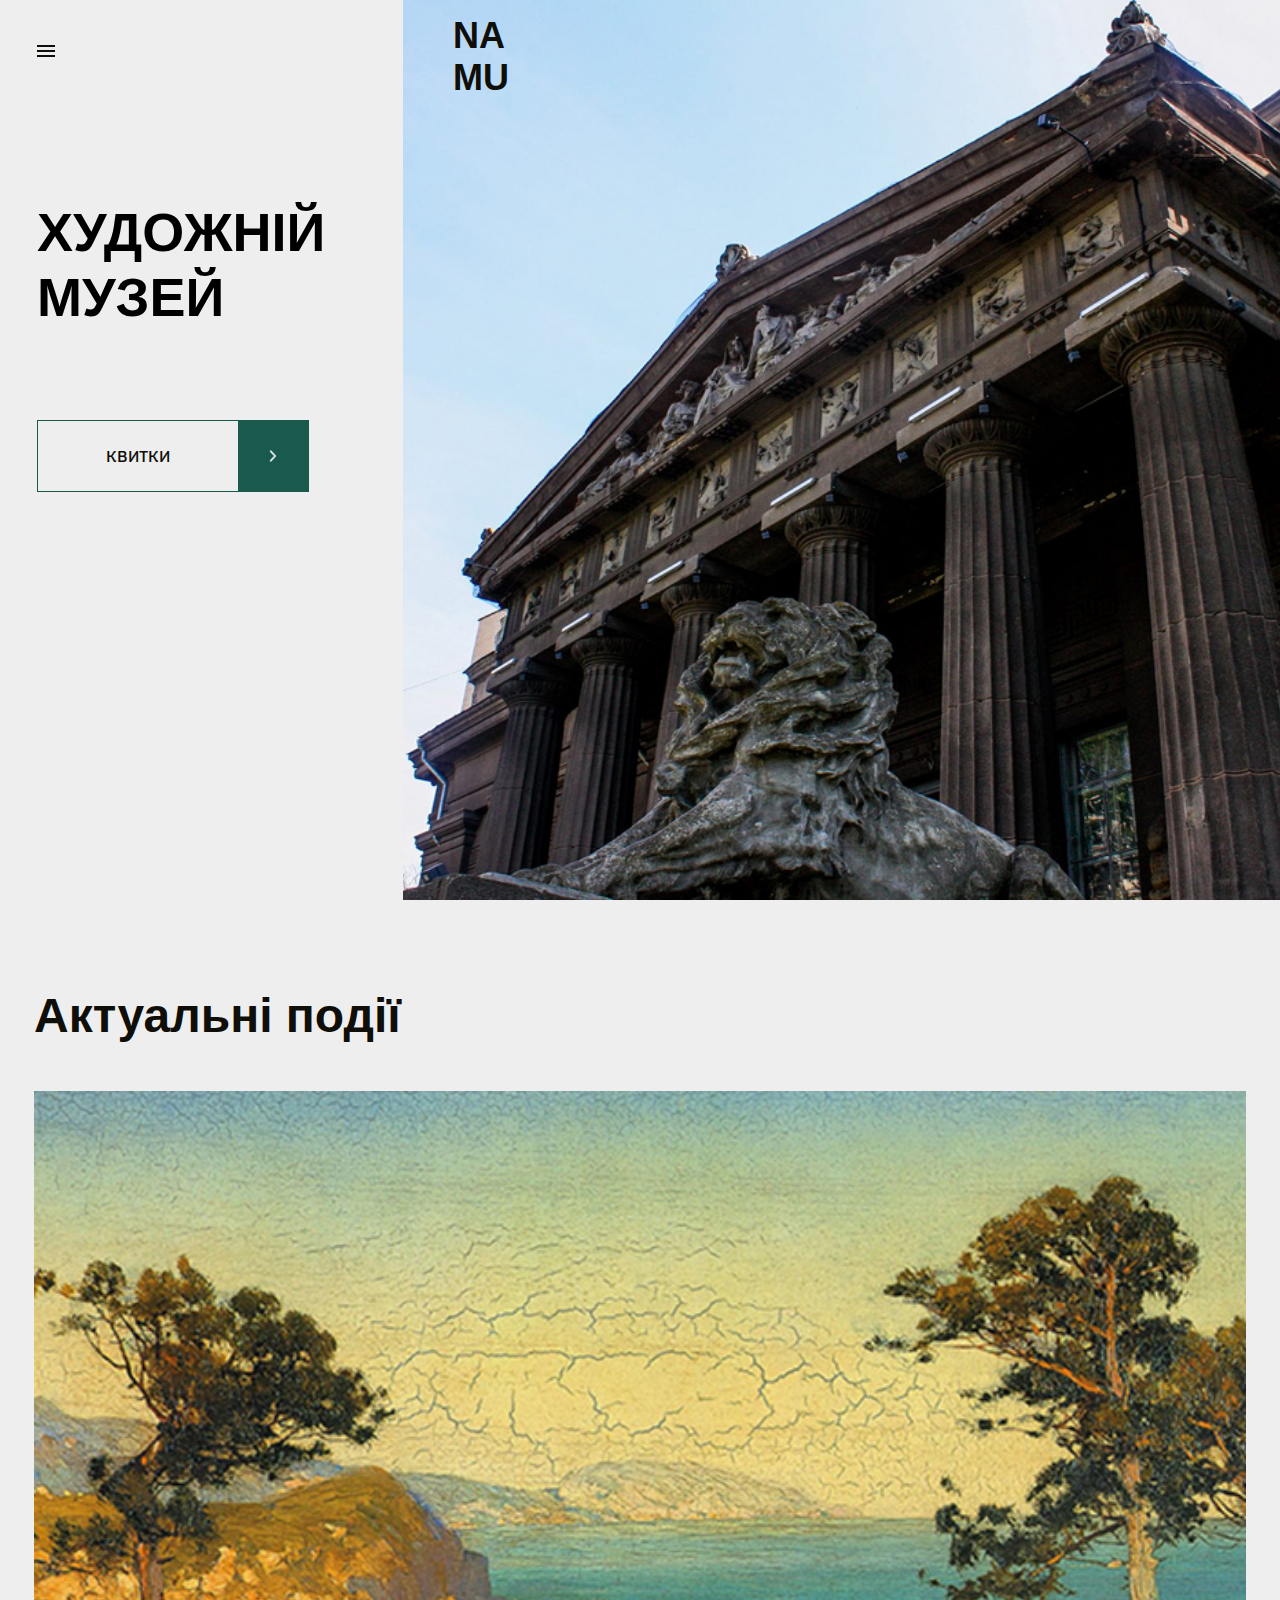
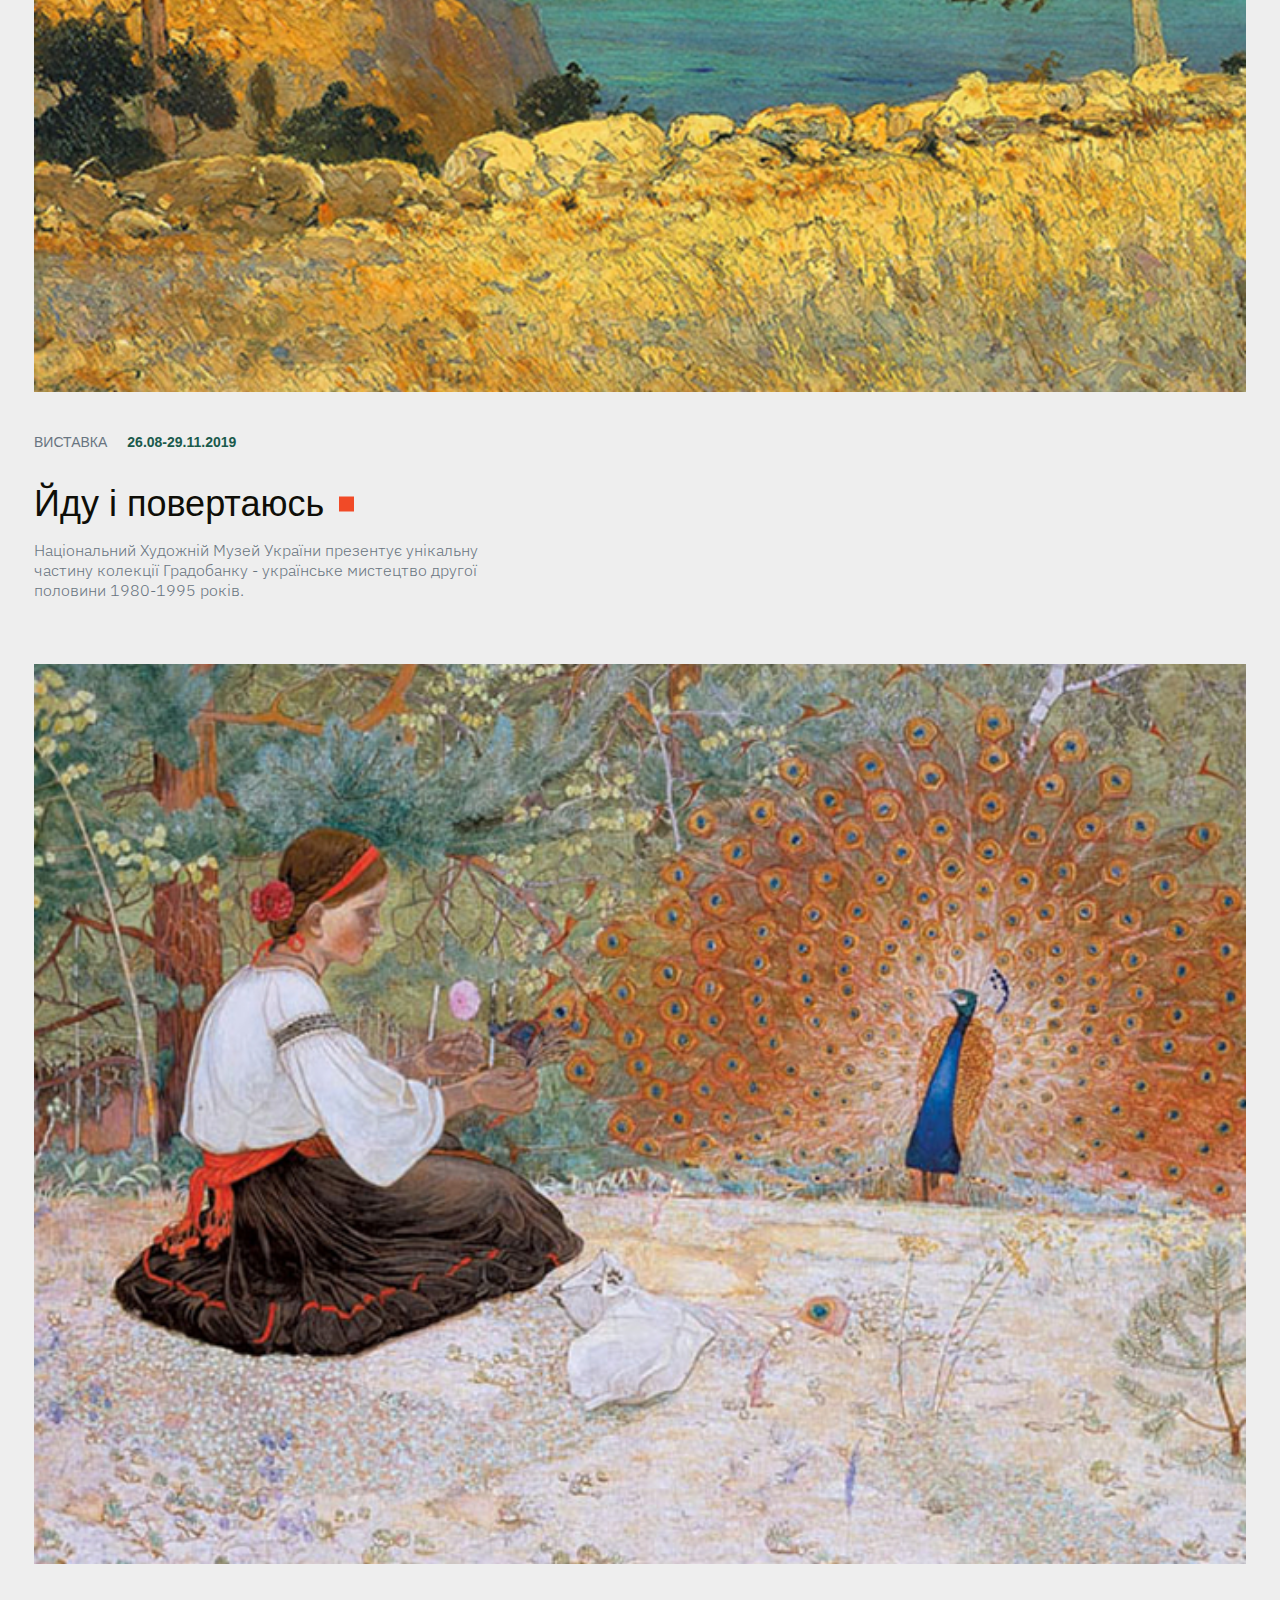
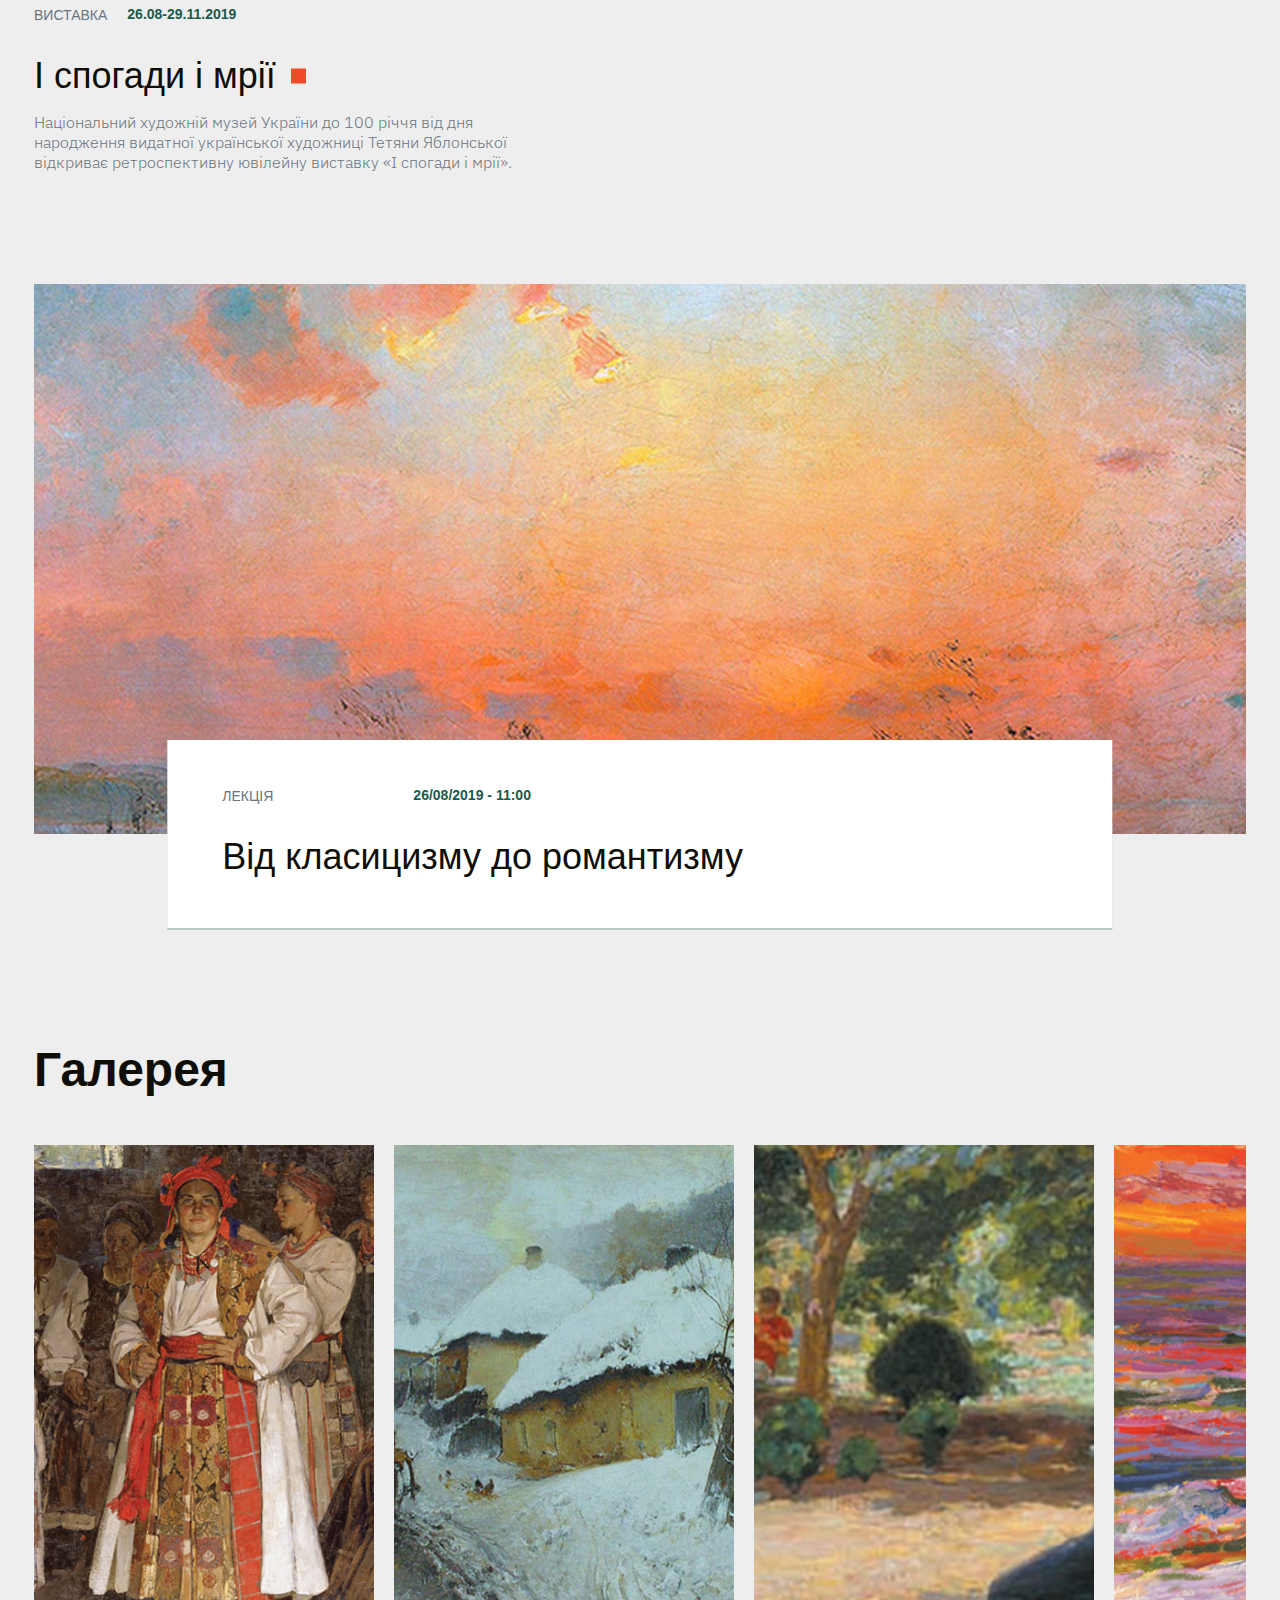
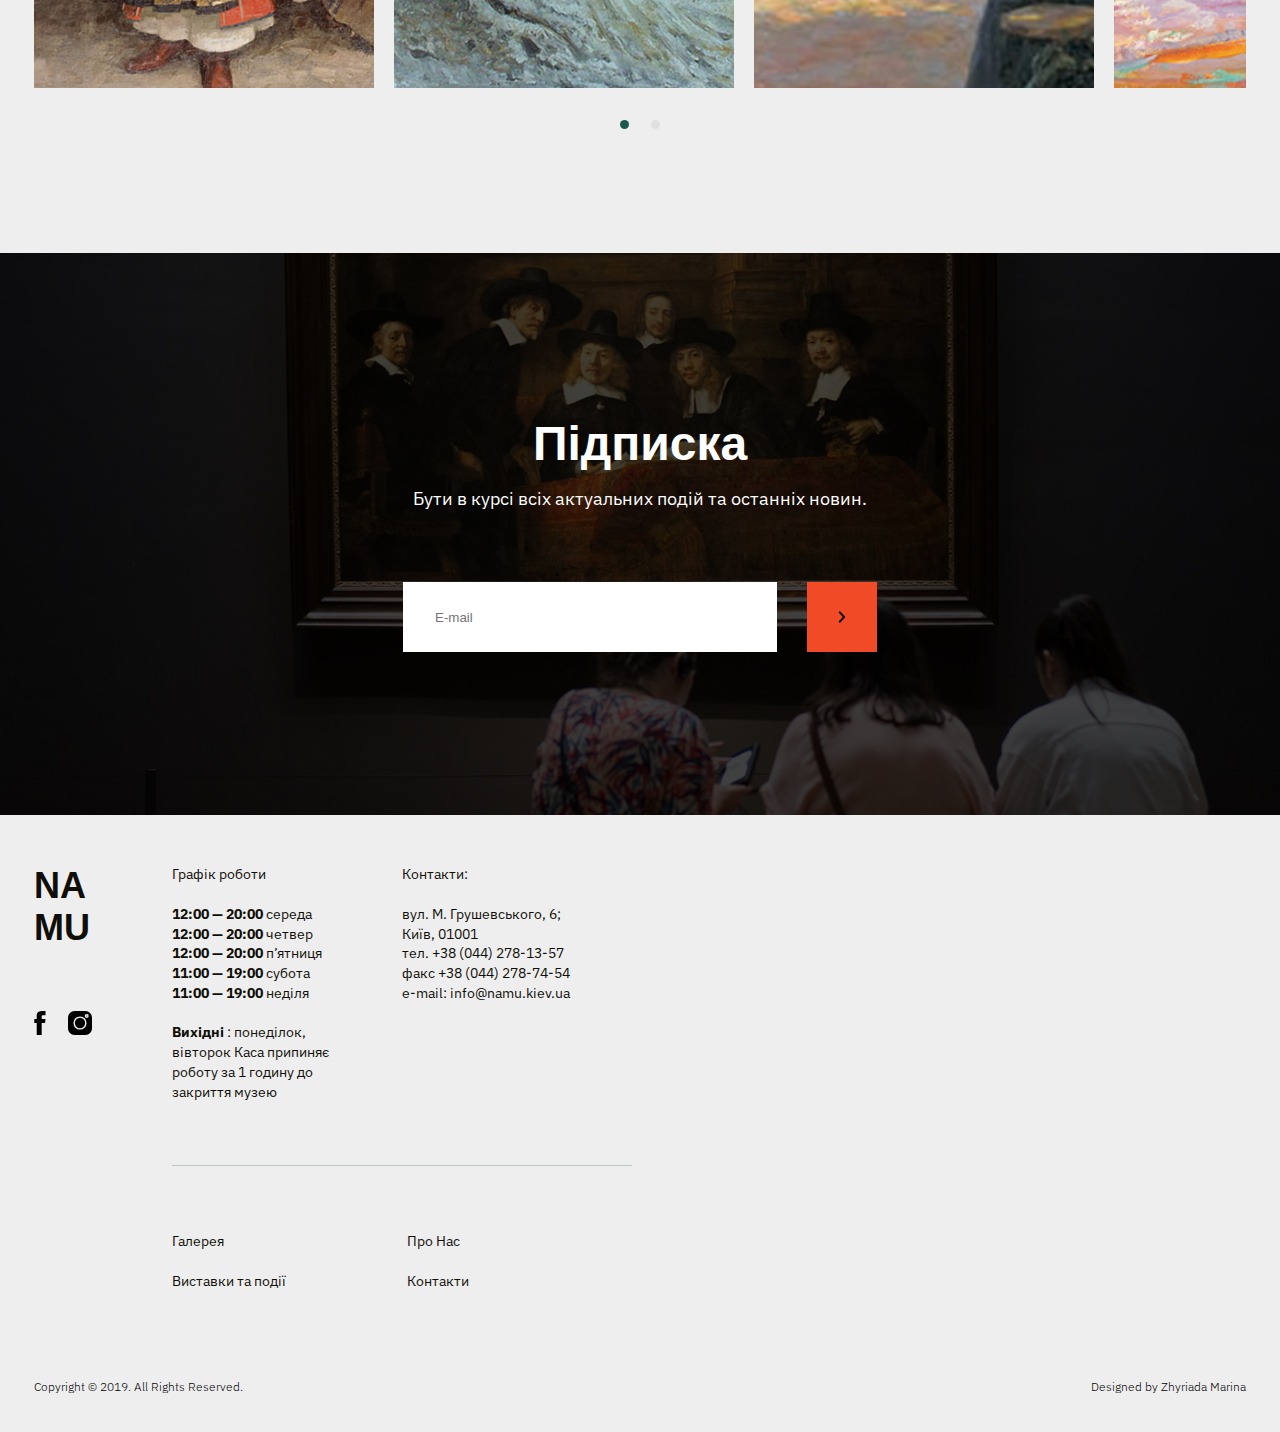
<file: index.html>
<!DOCTYPE html><html lang=en><meta charset=UTF-8><meta name=viewport content="width=device-width, initial-scale=1.0"><title>NAMU</title><link rel=stylesheet href=museum.1d465680.css><link rel=icon href=favicon.d9d7b04c.ico><body>
    <div class=overlay></div>
    <main class=main>
      <nav class=navigation>
        <div class=navigation__left>
          <div class=navigation__grid>
            <a class=navigation__link href=#gallery>
              Галерея
            </a>
            <a class=navigation__link href=#email-digest>
              Про Нас
            </a>
            <a class=navigation__link href=#actual-events>
              Виставки та події
            </a>
            <a class=navigation__link href=#contacts>
              Контакти
            </a>
          </div>
        </div>
        <div class=navigation__right>
          <p class=navigation__paragraph>Графік роботи</p>
          <div class=navigation__lists>
            <ul class=navigation__list>
              <li class=navigation__item>
                <span class=navigation__element>
                  <strong>12:00 — 20:00</strong>
                  середа
                </span>
              </li>
              <li class=navigation__item>
                <span class=navigation__element>
                  <strong>12:00 — 20:00</strong>
                  четвер
                </span>
              </li>
              <li class=navigation__item>
                <span class=navigation__element>
                  <strong>12:00 — 20:00</strong>
                  п'ятниця
                </span>
              </li>
              <li class=navigation__item>
                <span class=navigation__element>
                  <strong>12:00 — 20:00</strong>
                  субота
                </span>
              </li>
              <li class=navigation__item>
                <span class=navigation__element>
                  <strong>12:00 — 20:00</strong>
                  неділя
                </span>
              </li>
            </ul>
            <div class=navigation__paragraphs>
              <p>
                <strong>Вихідні:</strong>
                понеділок, вівторок
              </p>
              <p>Каса припиняє роботу за 1 годину до закриття музею</p>
            </div>
          </div>
        </div>
      </nav>
      <div id=art-museum class=art-museum>
        <div class=art-museum__left>
          <div class=burger-menu>
            <span class=burger-menu__line></span>
            <span class=burger-menu__line></span>
            <span class=burger-menu__line></span>
          </div>

          <div class=art-museum__text>
            <h1 class=art-museum__title>ХУДОЖНІЙ МУЗЕЙ</h1>
            <a href=# class=art-museum__order-tickets>
              <span class=art-museum__tickets>КВИТКИ</span>
              <span class=art-museum__arrow-right></span>
            </a>
            <a href=# class=art-museum__events>
              ПОДІЇ
            </a>
          </div>
        </div>
        <div class=art-museum__right>
          <div class=museum>
            <div class=museum__visual>
              <a href=# class=museum__text-logo>
                NA
                <br>
                MU
              </a>
            </div>
          </div>
        </div>
      </div>
      <div id=actual-events class=actual-events>
        <h2 class=actual-events__title>Актуальні події</h2>
        <div class="event event--1">
          <div class=event__visual></div>
          <div class=event__info>
            <div class=event__subtitle>
              <span class=event__type>ВИСТАВКА</span>
              <span class=event__date>26.08-29.11.2019</span>
            </div>
            <h3 class=event__title>Йду і повертаюсь</h3>
            <p class=event__paragraph>
              Національний Художній Музей України презентує унікальну частину
              колекції Градобанку - українське мистецтво другої половини
              1980-1995 років.
            </p>
          </div>
        </div>
        <div class="event event--2">
          <div class=event__visual></div>
          <div class=event__info>
            <div class=event__subtitle>
              <span class=event__type>ВИСТАВКА</span>
              <span class=event__date>26.08-29.11.2019</span>
            </div>
            <h3 class=event__title>І спогади і мрії</h3>
            <p class=event__paragraph>
              Національний художній музей України до 100 річчя від дня
              народження видатної української художниці Тетяни Яблонської
              відкриває ретроспективну ювілейну виставку «І спогади і мрії».
            </p>
          </div>
        </div>
      </div>
      <div class=landscape>
        <div class=special-event>
          <div class=special-event__subtitle>
            <span class=special-event__type>ЛЕКЦІЯ</span>
            <span class=special-event__date>26/08/2019 - 11:00</span>
          </div>
          <h2 class=special-event__title>Від класицизму до романтизму</h2>
        </div>
      </div>
      <div id=gallery class=gallery>
        <h2 class=gallery__title>Галерея</h2>
        <div class=gallery__inner>
          <div class="gallery__line gallery__line--1">
            <div class="gallery__element gallery__element--1"></div>
            <div class="gallery__element gallery__element--2"></div>
          </div>
          <div class="gallery__line gallery__line--2">
            <div class="gallery__element gallery__element--3"></div>
            <div class="gallery__element gallery__element--4"></div>
          </div>
        </div>
        <div class=pagination></div>
      </div>
    </main>
    <div class=subscription id=email-digest>
      <div class=subscription__title>Підписка</div>
      <div class=subscription__subtitle>
        Бути в курсі всіх актуальних подій та останніх новин.
      </div>
      <form method=post class=email-form>
        <input class=email-form__input type=email placeholder=E-mail required>
        <button class=email-form__button></button>
      </form>
    </div>
    <footer class=footer>
      <div class=footer__inner>
        <div class=footer__socials>
          <a href=# class=footer__text-logo>
            NA
            <br>
            MU
          </a>
          <div class=footer__networks>
            <a href=https://www.facebook.com/namu.museum/ target=_blank class=footer__link>
              <svg xmlns:xmlns=http://www.w3.org/2000/svg width=12 height=24 fill=none class="footer__network footer__network--facebook" viewBox="0 0 12 24"><path fill=#000 d="M2.72 4.649v3.304H.303v4.04H2.72V24h4.965V11.994h3.332c0 .001.312-1.936.463-4.055H7.704V5.176c0-.413.541-.969 1.076-.969h2.705V.001H7.807c-5.21 0-5.087 4.044-5.087 4.648"/></svg>
            </a>
            <a href="https://www.instagram.com/namu.museum/?hl=en" target=_blank class=footer__link>
              <svg xmlns:xmlns=http://www.w3.org/2000/svg width=24 height=24 fill=none class="footer__network footer__network--instagram" viewBox="0 0 24 24"><g fill=#000 clip-path=url(#clip0_12716_52)><path d="M17.503 0H6.496A6.504 6.504 0 0 0 0 6.497v11.007A6.504 6.504 0 0 0 6.497 24h11.007A6.504 6.504 0 0 0 24 17.504V6.497A6.504 6.504 0 0 0 17.503 0M12 18.562A6.57 6.57 0 0 1 5.438 12 6.57 6.57 0 0 1 12 5.438 6.57 6.57 0 0 1 18.562 12 6.57 6.57 0 0 1 12 18.562m6.72-11.577c-1.07 0-1.94-.87-1.94-1.939s.87-1.94 1.94-1.94 1.939.87 1.939 1.94-.87 1.94-1.94 1.94"/><path d="M12 6.845A5.16 5.16 0 0 0 6.845 12 5.16 5.16 0 0 0 12 17.155 5.16 5.16 0 0 0 17.155 12 5.16 5.16 0 0 0 12 6.845"/><path d="M18.72 4.514a.533.533 0 1 0 .001 1.066.533.533 0 0 0-.001-1.066"/></g><defs><clipPath id=clip0_12716_52><rect width=24 height=24 fill=#fff /></clipPath></defs></svg>
            </a>
          </div>
        </div>
        <div class=footer__info>
          <div class=footer__left>
            <div class=footer__schedule-contacts>
              <div class=footer__schedule-contacts-lists>
                <ul class=schedule>
                  <li class=schedule__item>
                    <span class=schedule__element>Графік роботи</span>
                  </li>
                  <li class=schedule__item>
                    <span class=schedule__element>
                      <strong>12:00 — 20:00</strong>
                      середа
                    </span>
                  </li>
                  <li class=schedule__item>
                    <span class=schedule__element>
                      <strong>12:00 — 20:00</strong>
                      четвер
                    </span>
                  </li>
                  <li class=schedule__item>
                    <span class=schedule__element>
                      <strong>12:00 — 20:00</strong>
                      п’ятниця
                    </span>
                  </li>
                  <li class=schedule__item>
                    <span class=schedule__element>
                      <strong>11:00 — 19:00</strong>
                      субота
                    </span>
                  </li>
                  <li class=schedule__item>
                    <span class=schedule__element>
                      <strong>11:00 — 19:00</strong>
                      неділя
                    </span>
                  </li>
                  <li class=schedule__item>
                    <p class=schedule__element>
                      <strong>Вихідні</strong>
                      : понеділок, вівторок Каса припиняє роботу за 1 годину до
                      закриття музею
                    </p>
                  </li>
                </ul>

                <ul id=contacts class=contacts>
                  <li class=contacts__item>
                    <span class=contacts__element>Контакти:</span>
                  </li>
                  <li class=contacts__item>
                    <span class=contacts__element>
                      вул. М. Грушевського, 6; Київ, 01001
                    </span>
                  </li>
                  <li class=contacts__item>
                    <span class=contacts__element>
                      тел. +38 (044) 278-13-57
                    </span>
                  </li>
                  <li class=contacts__item>
                    <span class=contacts__element>
                      факс +38 (044) 278-74-54
                    </span>
                  </li>
                  <li class=contacts__item>
                    <span class=contacts__element>
                      e-mail: info@namu.kiev.ua
                    </span>
                  </li>
                  <li class=contacts__item>
                    <a class=anchor-top href=#></a>
                  </li>
                </ul>
              </div>
            </div>
          </div>
          <div class=footer__right>
            <div class=footer__additional-info>
              <a href=#gallery class=footer__additional-link>
                Галерея
              </a>
              <a href=#email-digest class=footer__additional-link>
                Про Нас
              </a>
              <a href=#actual-events class=footer__additional-link>
                Виставки та події
              </a>
              <a href=#contacts class=footer__additional-link>
                Контакти
              </a>
            </div>
          </div>
        </div>
      </div>
      <div class=footer__extra>
        <span class=footer__copyright>
          Copyright © 2019. All Rights Reserved.
        </span>
        <span class=footer__author>Designed by Zhyriada Marina</span>
      </div>
    </footer>
    <script src=museum.870ad6c0.js></script>
</file>
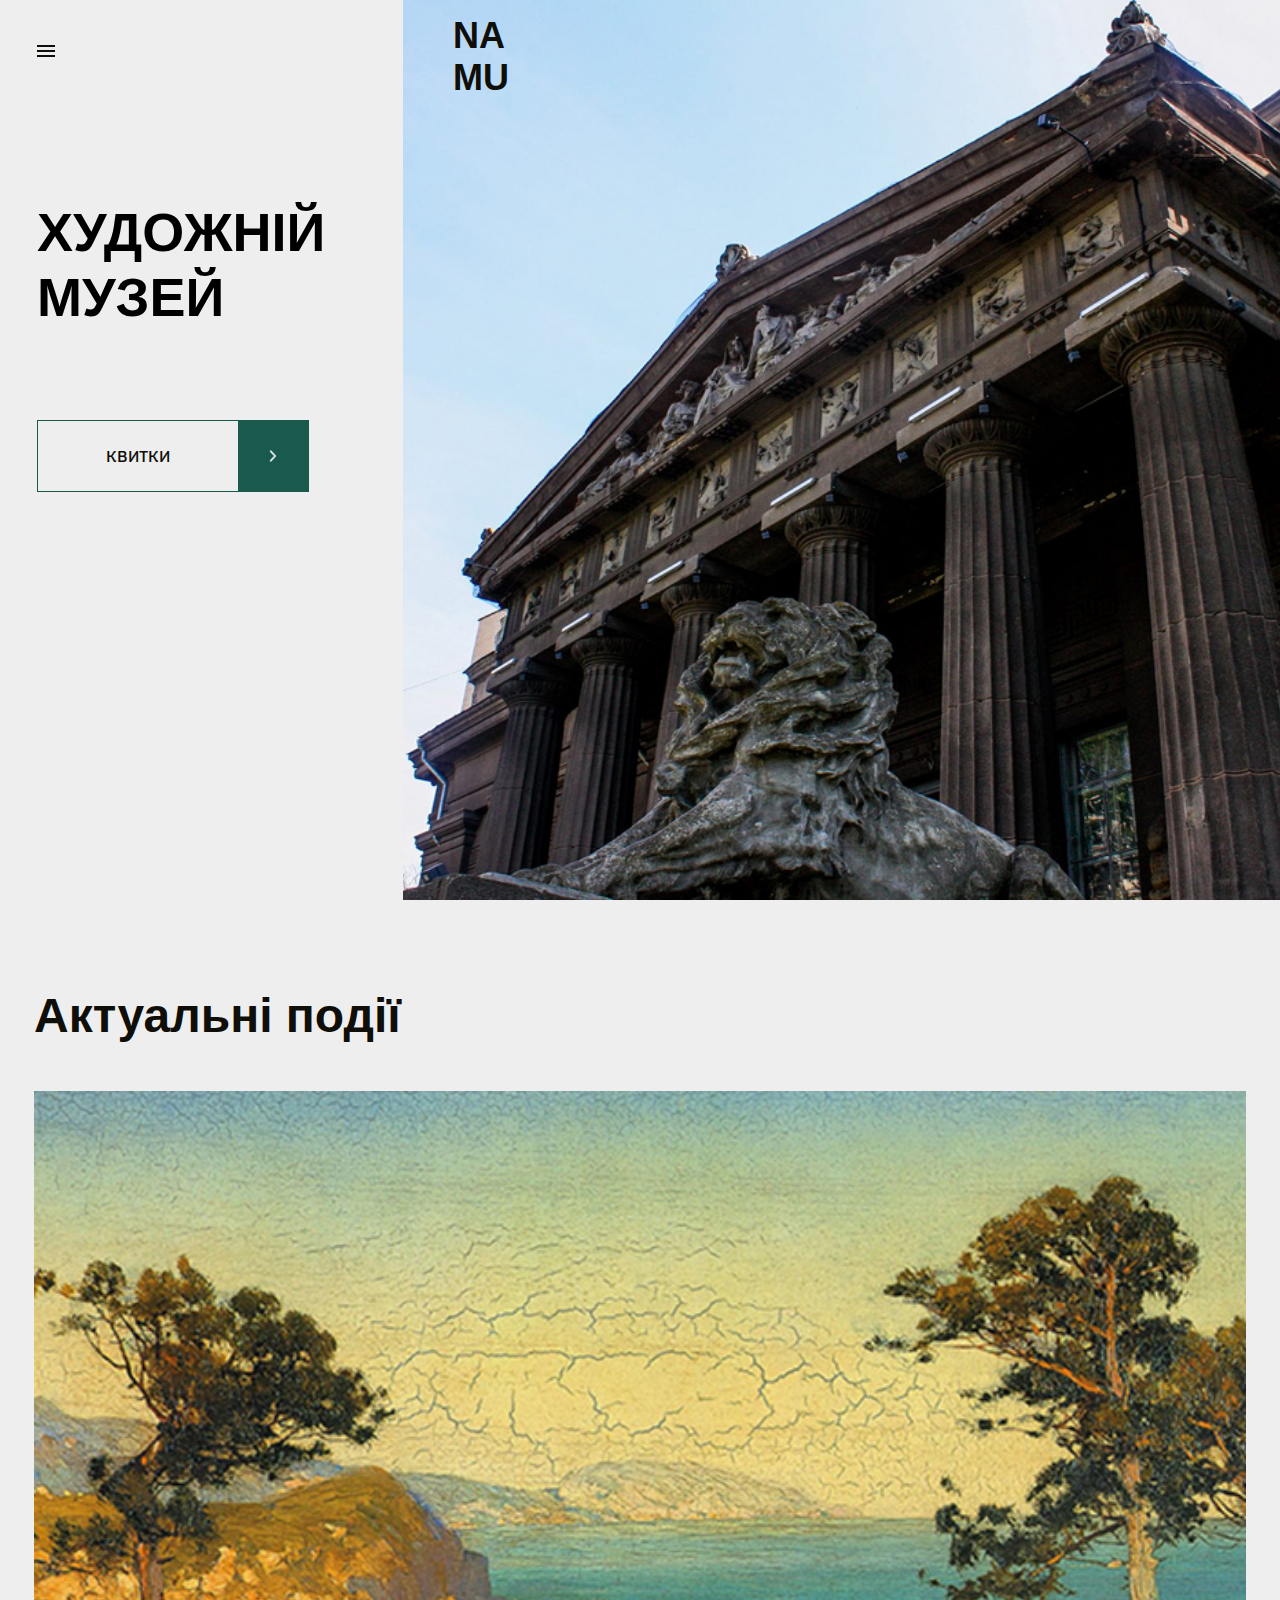
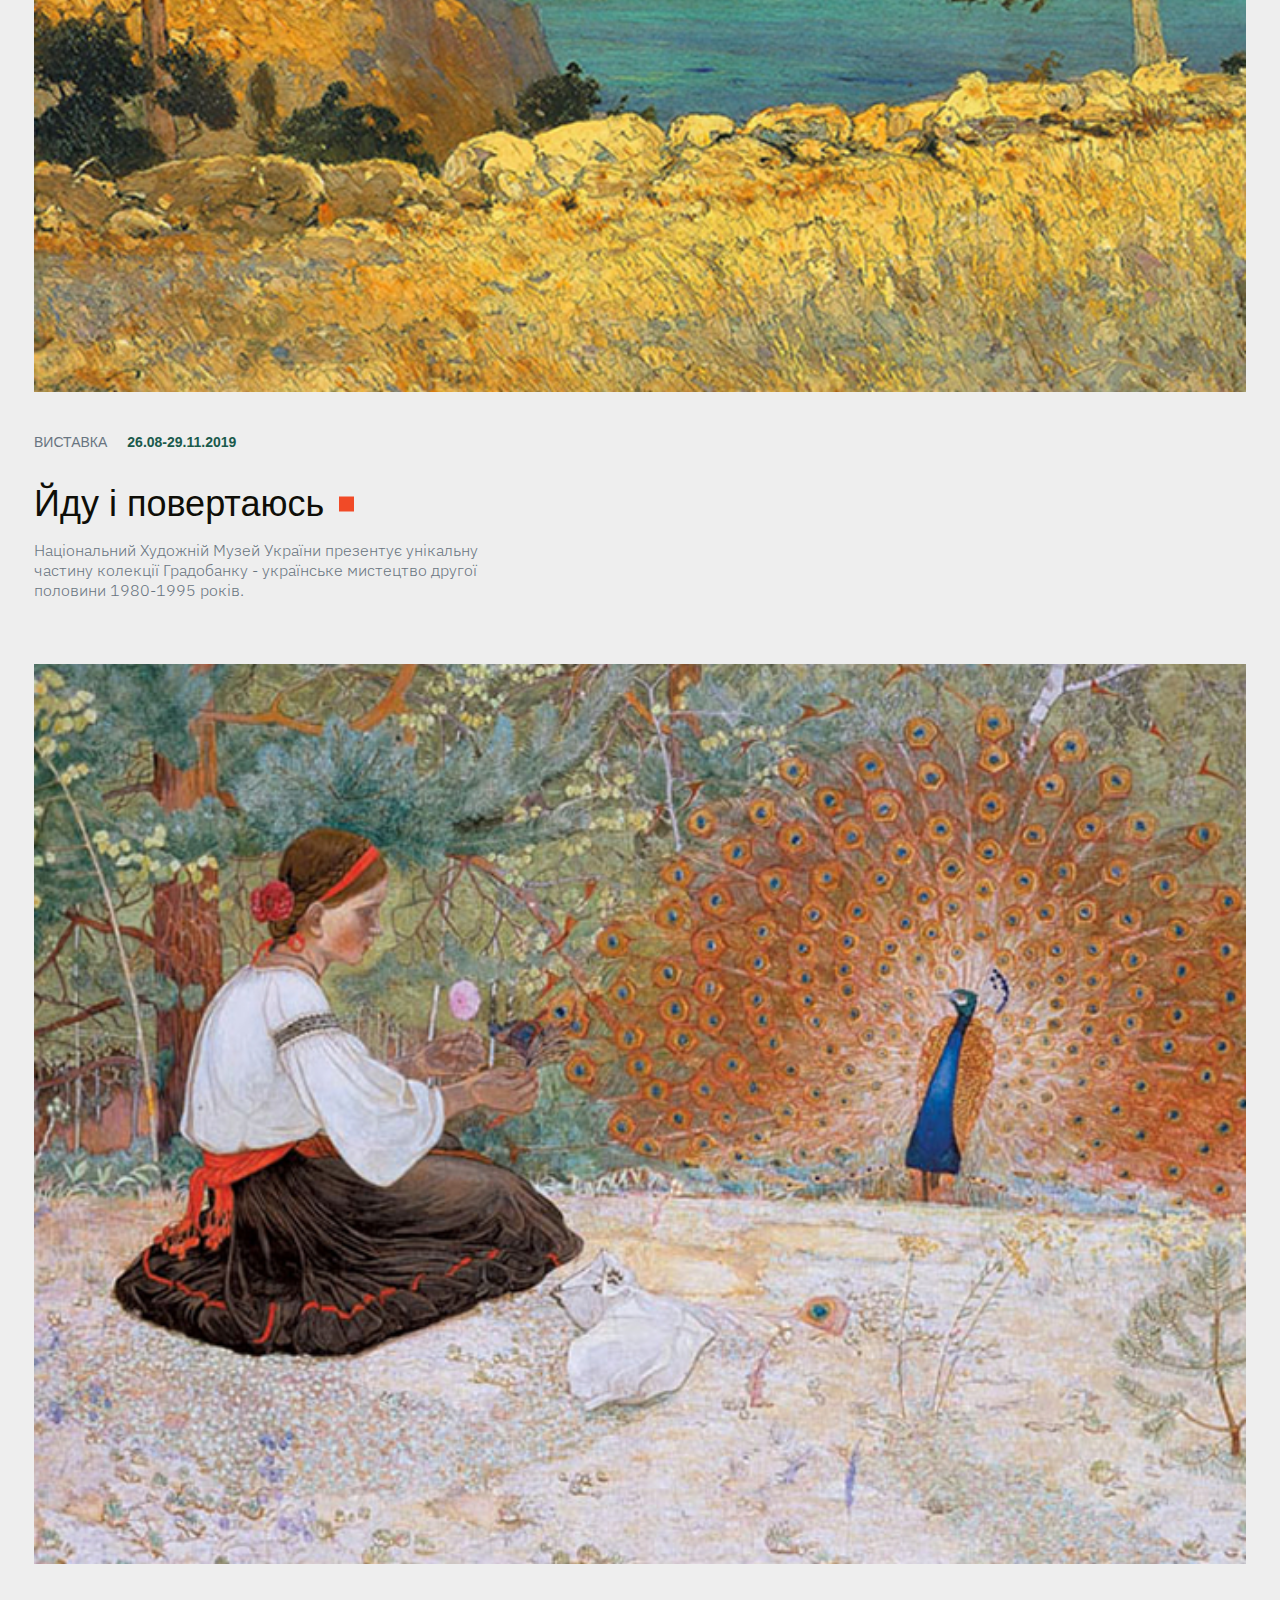
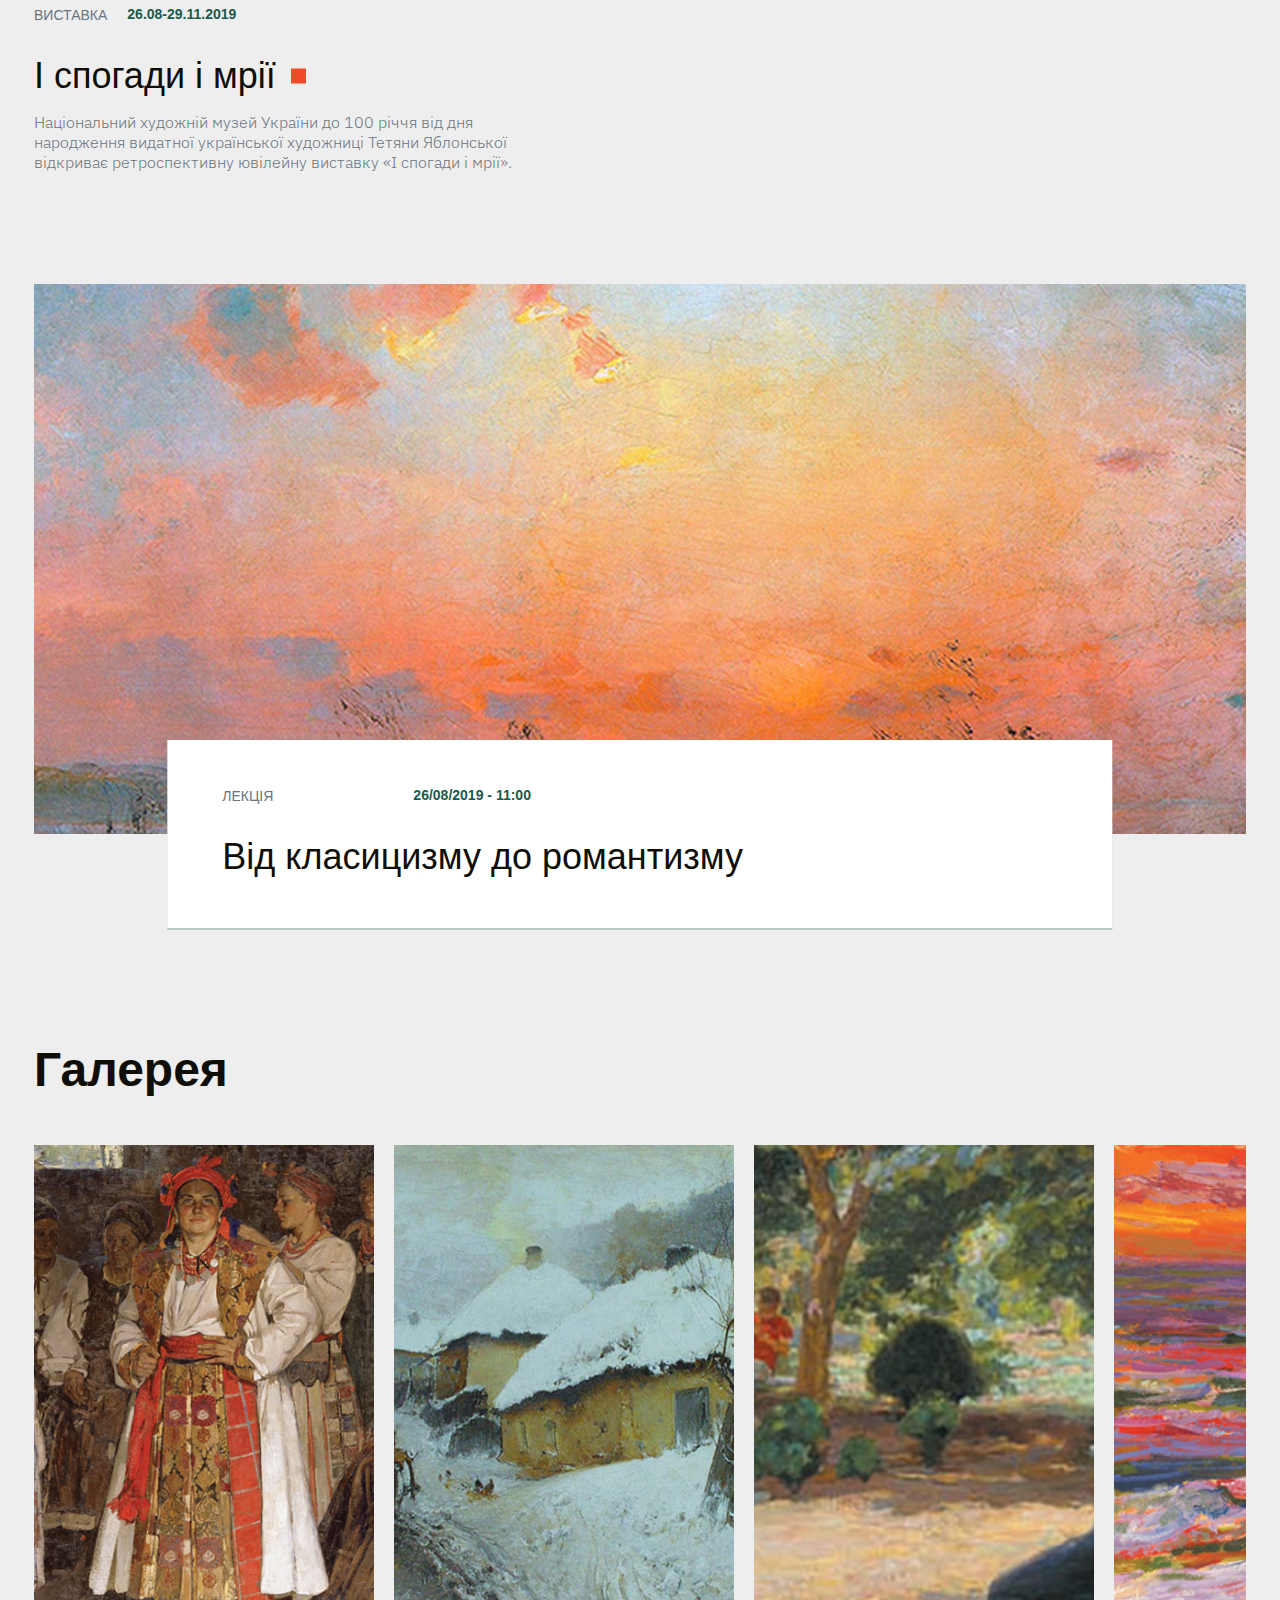
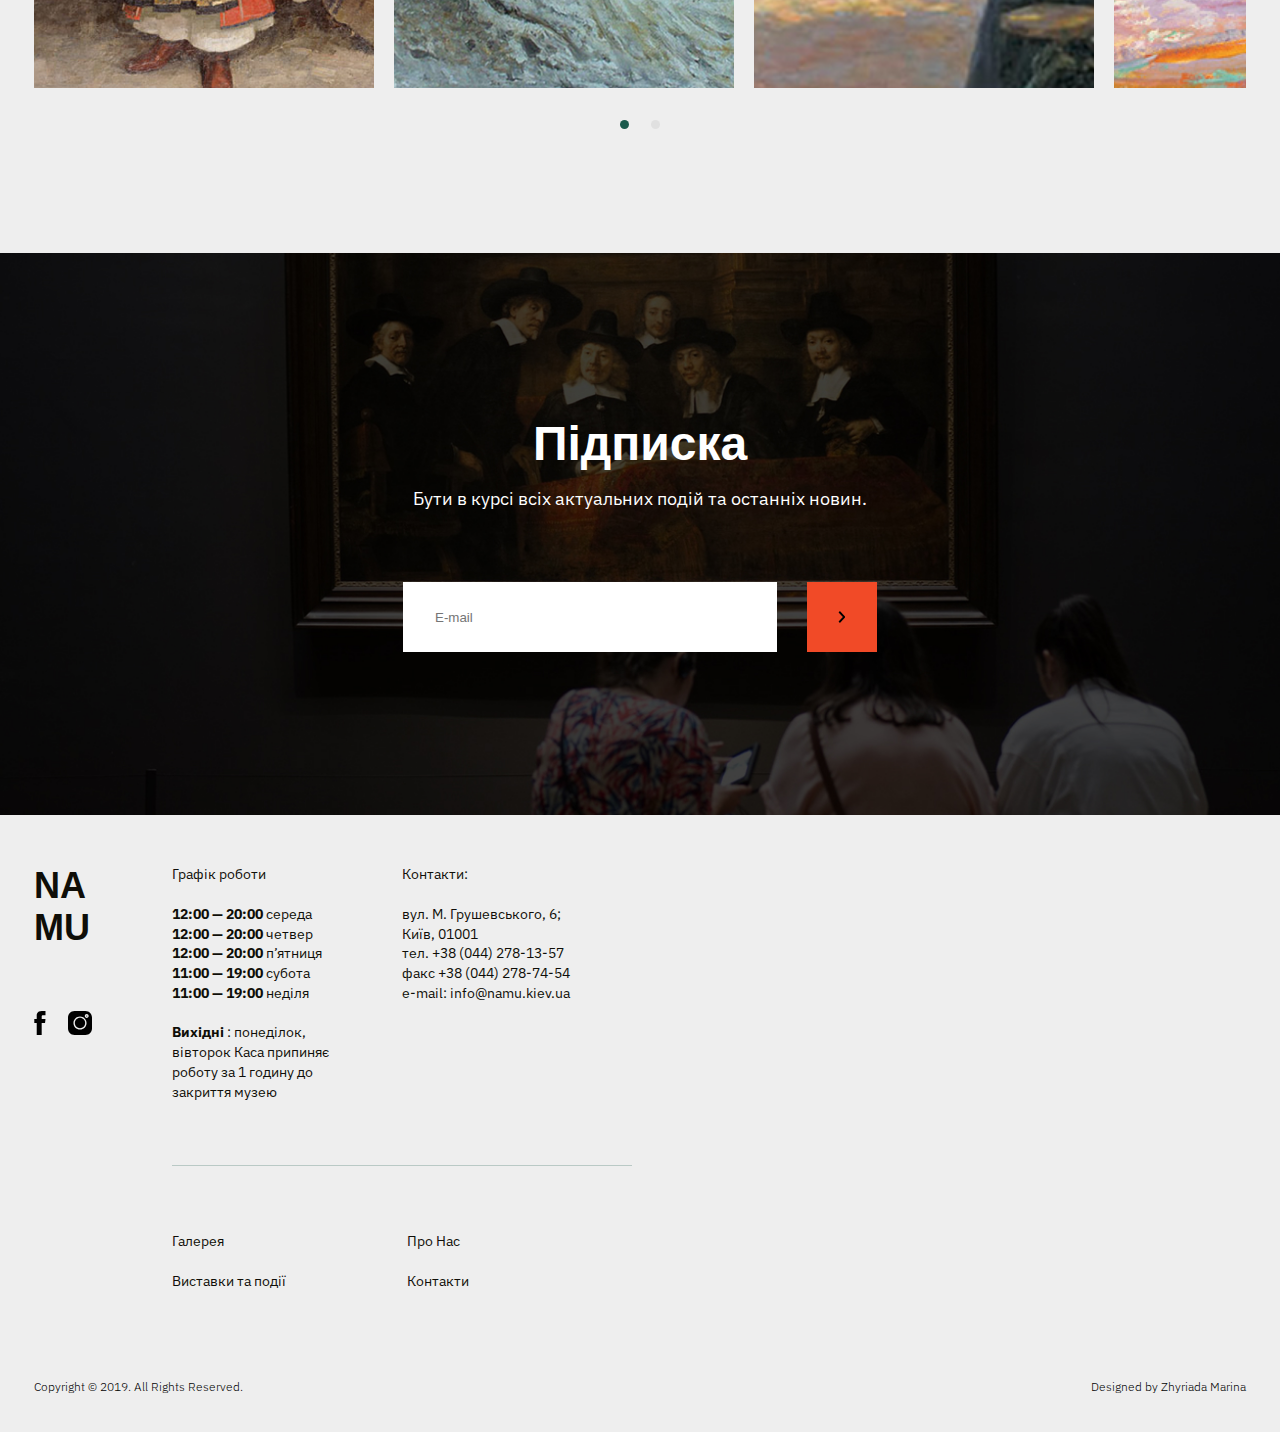
<file: src/index.html>
<!doctype html>
<html lang="en">
  <head>
    <meta charset="UTF-8" />
    <meta
      name="viewport"
      content="width=device-width, initial-scale=1.0"
    />
    <title>NAMU</title>
    <link
      rel="stylesheet"
      href="styles/index.css"
    />
    <link
      rel="icon"
      href="images/favicon.ico"
    />
  </head>
  <body>
    <div class="overlay"></div>
    <main class="main">
      <nav class="navigation">
        <div class="navigation__left">
          <div class="navigation__grid">
            <a
              class="navigation__link"
              href="#gallery"
            >
              Галерея
            </a>
            <a
              class="navigation__link"
              href="#email-digest"
            >
              Про Нас
            </a>
            <a
              class="navigation__link"
              href="#actual-events"
            >
              Виставки та події
            </a>
            <a
              class="navigation__link"
              href="#contacts"
            >
              Контакти
            </a>
          </div>
        </div>
        <div class="navigation__right">
          <p class="navigation__paragraph">Графік роботи</p>
          <div class="navigation__lists">
            <ul class="navigation__list">
              <li class="navigation__item">
                <span class="navigation__element">
                  <strong>12:00 — 20:00</strong>
                  середа
                </span>
              </li>
              <li class="navigation__item">
                <span class="navigation__element">
                  <strong>12:00 — 20:00</strong>
                  четвер
                </span>
              </li>
              <li class="navigation__item">
                <span class="navigation__element">
                  <strong>12:00 — 20:00</strong>
                  п'ятниця
                </span>
              </li>
              <li class="navigation__item">
                <span class="navigation__element">
                  <strong>12:00 — 20:00</strong>
                  субота
                </span>
              </li>
              <li class="navigation__item">
                <span class="navigation__element">
                  <strong>12:00 — 20:00</strong>
                  неділя
                </span>
              </li>
            </ul>
            <div class="navigation__paragraphs">
              <p>
                <strong>Вихідні:</strong>
                понеділок, вівторок
              </p>
              <p>Каса припиняє роботу за 1 годину до закриття музею</p>
            </div>
          </div>
        </div>
      </nav>
      <div
        id="art-museum"
        class="art-museum"
      >
        <div class="art-museum__left">
          <div class="burger-menu">
            <span class="burger-menu__line"></span>
            <span class="burger-menu__line"></span>
            <span class="burger-menu__line"></span>
          </div>

          <div class="art-museum__text">
            <h1 class="art-museum__title">ХУДОЖНІЙ МУЗЕЙ</h1>
            <a
              href="#"
              class="art-museum__order-tickets"
            >
              <span class="art-museum__tickets">КВИТКИ</span>
              <span class="art-museum__arrow-right"></span>
            </a>
            <a
              href="#"
              class="art-museum__events"
            >
              ПОДІЇ
            </a>
          </div>
        </div>
        <div class="art-museum__right">
          <div class="museum">
            <div class="museum__visual">
              <a
                href="#"
                class="museum__text-logo"
              >
                NA
                <br />
                MU
              </a>
            </div>
          </div>
        </div>
      </div>
      <div
        id="actual-events"
        class="actual-events"
      >
        <h2 class="actual-events__title">Актуальні події</h2>
        <div class="event event--1">
          <div class="event__visual"></div>
          <div class="event__info">
            <div class="event__subtitle">
              <span class="event__type">ВИСТАВКА</span>
              <span class="event__date">26.08-29.11.2019</span>
            </div>
            <h3 class="event__title">Йду і повертаюсь</h3>
            <p class="event__paragraph">
              Національний Художній Музей України презентує унікальну частину
              колекції Градобанку - українське мистецтво другої половини
              1980-1995 років.
            </p>
          </div>
        </div>
        <div class="event event--2">
          <div class="event__visual"></div>
          <div class="event__info">
            <div class="event__subtitle">
              <span class="event__type">ВИСТАВКА</span>
              <span class="event__date">26.08-29.11.2019</span>
            </div>
            <h3 class="event__title">І спогади і мрії</h3>
            <p class="event__paragraph">
              Національний художній музей України до 100 річчя від дня
              народження видатної української художниці Тетяни Яблонської
              відкриває ретроспективну ювілейну виставку «І спогади і мрії».
            </p>
          </div>
        </div>
      </div>
      <div class="landscape">
        <div class="special-event">
          <div class="special-event__subtitle">
            <span class="special-event__type">ЛЕКЦІЯ</span>
            <span class="special-event__date">26/08/2019 - 11:00</span>
          </div>
          <h2 class="special-event__title">Від класицизму до романтизму</h2>
        </div>
      </div>
      <div
        id="gallery"
        class="gallery"
      >
        <h2 class="gallery__title">Галерея</h2>
        <div class="gallery__inner">
          <div class="gallery__line gallery__line--1">
            <div class="gallery__element gallery__element--1"></div>
            <div class="gallery__element gallery__element--2"></div>
          </div>
          <div class="gallery__line gallery__line--2">
            <div class="gallery__element gallery__element--3"></div>
            <div class="gallery__element gallery__element--4"></div>
          </div>
        </div>
        <div class="pagination"></div>
      </div>
    </main>
    <div
      class="subscription"
      id="email-digest"
    >
      <div class="subscription__title">Підписка</div>
      <div class="subscription__subtitle">
        Бути в курсі всіх актуальних подій та останніх новин.
      </div>
      <form
        method="POST"
        class="email-form"
      >
        <input
          class="email-form__input"
          type="email"
          placeholder="E-mail"
          required
        />
        <button
          type="submit"
          class="email-form__button"
        ></button>
      </form>
    </div>
    <footer class="footer">
      <div class="footer__inner">
        <div class="footer__socials">
          <a
            href="#"
            class="footer__text-logo"
          >
            NA
            <br />
            MU
          </a>
          <div class="footer__networks">
            <a
              href="https://www.facebook.com/namu.museum/"
              target="_blank"
              class="footer__link"
            >
              <svg
                class="footer__network footer__network--facebook"
                xmlns="http://www.w3.org/2000/svg"
                width="12"
                height="24"
                viewBox="0 0 12 24"
                fill="none"
              >
                <path
                  d="M2.7198 4.64899C2.7198 5.2538 2.7198 7.9533 2.7198 7.9533H0.302734V11.9938H2.7198V24.0009H7.68498V11.9942H11.0168C11.0168 11.9942 11.3289 10.0568 11.4801 7.93841C11.0465 7.93841 7.70375 7.93841 7.70375 7.93841C7.70375 7.93841 7.70375 5.58776 7.70375 5.17573C7.70375 4.76282 8.24511 4.2074 8.78017 4.2074C9.31423 4.2074 10.4414 4.2074 11.4854 4.2074C11.4854 3.65727 11.4854 1.75647 11.4854 0.000976577C10.0917 0.000976577 8.50612 0.000976577 7.80721 0.000976577C2.59707 0.000697581 2.7198 4.04524 2.7198 4.64899Z"
                  fill="black"
                />
              </svg>
            </a>
            <a
              href="https://www.instagram.com/namu.museum/?hl=en"
              target="_blank"
              class="footer__link"
            >
              <svg
                class="footer__network footer__network--instagram"
                xmlns="http://www.w3.org/2000/svg"
                width="24"
                height="24"
                viewBox="0 0 24 24"
                fill="none"
              >
                <g clip-path="url(#clip0_12716_52)">
                  <path
                    d="M17.5034 0H6.49657C2.9143 0 0 2.9143 0 6.49657V17.5036C0 21.0857 2.9143 24 6.49657 24H17.5036C21.0857 24 24 21.0857 24 17.5036V6.49657C24 2.9143 21.0857 0 17.5034 0V0ZM12 18.5623C8.38145 18.5623 5.43767 15.6185 5.43767 12C5.43767 8.38145 8.38145 5.43767 12 5.43767C15.6185 5.43767 18.5623 8.38145 18.5623 12C18.5623 15.6185 15.6185 18.5623 12 18.5623ZM18.7192 6.98528C17.6499 6.98528 16.7801 6.11553 16.7801 5.04619C16.7801 3.97686 17.6499 3.10693 18.7192 3.10693C19.7885 3.10693 20.6585 3.97686 20.6585 5.04619C20.6585 6.11553 19.7885 6.98528 18.7192 6.98528Z"
                    fill="black"
                  />
                  <path
                    d="M12.0001 6.84473C9.15753 6.84473 6.84473 9.15734 6.84473 12.0001C6.84473 14.8426 9.15753 17.1554 12.0001 17.1554C14.8428 17.1554 17.1554 14.8426 17.1554 12.0001C17.1554 9.15734 14.8428 6.84473 12.0001 6.84473Z"
                    fill="black"
                  />
                  <path
                    d="M18.7191 4.51416C18.4258 4.51416 18.187 4.75293 18.187 5.04626C18.187 5.3396 18.4258 5.57837 18.7191 5.57837C19.0126 5.57837 19.2514 5.33978 19.2514 5.04626C19.2514 4.75275 19.0126 4.51416 18.7191 4.51416Z"
                    fill="black"
                  />
                </g>
                <defs>
                  <clippath id="clip0_12716_52">
                    <rect
                      width="24"
                      height="24"
                      fill="white"
                    />
                  </clippath>
                </defs>
              </svg>
            </a>
          </div>
        </div>
        <div class="footer__info">
          <div class="footer__left">
            <div class="footer__schedule-contacts">
              <div class="footer__schedule-contacts-lists">
                <ul class="schedule">
                  <li class="schedule__item">
                    <span class="schedule__element">Графік роботи</span>
                  </li>
                  <li class="schedule__item">
                    <span class="schedule__element">
                      <strong>12:00 — 20:00</strong>
                      середа
                    </span>
                  </li>
                  <li class="schedule__item">
                    <span class="schedule__element">
                      <strong>12:00 — 20:00</strong>
                      четвер
                    </span>
                  </li>
                  <li class="schedule__item">
                    <span class="schedule__element">
                      <strong>12:00 — 20:00</strong>
                      п’ятниця
                    </span>
                  </li>
                  <li class="schedule__item">
                    <span class="schedule__element">
                      <strong>11:00 — 19:00</strong>
                      субота
                    </span>
                  </li>
                  <li class="schedule__item">
                    <span class="schedule__element">
                      <strong>11:00 — 19:00</strong>
                      неділя
                    </span>
                  </li>
                  <li class="schedule__item">
                    <p class="schedule__element">
                      <strong>Вихідні</strong>
                      : понеділок, вівторок Каса припиняє роботу за 1 годину до
                      закриття музею
                    </p>
                  </li>
                </ul>

                <ul
                  id="contacts"
                  class="contacts"
                >
                  <li class="contacts__item">
                    <span class="contacts__element">Контакти:</span>
                  </li>
                  <li class="contacts__item">
                    <span class="contacts__element">
                      вул. М. Грушевського, 6; Київ, 01001
                    </span>
                  </li>
                  <li class="contacts__item">
                    <span class="contacts__element">
                      тел. +38 (044) 278-13-57
                    </span>
                  </li>
                  <li class="contacts__item">
                    <span class="contacts__element">
                      факс +38 (044) 278-74-54
                    </span>
                  </li>
                  <li class="contacts__item">
                    <span class="contacts__element">
                      e-mail: info@namu.kiev.ua
                    </span>
                  </li>
                  <li class="contacts__item">
                    <a
                      class="anchor-top"
                      href="#"
                    ></a>
                  </li>
                </ul>
              </div>
            </div>
          </div>
          <div class="footer__right">
            <div class="footer__additional-info">
              <a
                href="#gallery"
                class="footer__additional-link"
              >
                Галерея
              </a>
              <a
                href="#email-digest"
                class="footer__additional-link"
              >
                Про Нас
              </a>
              <a
                href="#actual-events"
                class="footer__additional-link"
              >
                Виставки та події
              </a>
              <a
                href="#contacts"
                class="footer__additional-link"
              >
                Контакти
              </a>
            </div>
          </div>
        </div>
      </div>
      <div class="footer__extra">
        <span class="footer__copyright">
          Copyright © 2019. All Rights Reserved.
        </span>
        <span class="footer__author">Designed by Zhyriada Marina</span>
      </div>
    </footer>
    <script src="scripts/main.js"></script>
  </body>
</html>
</file>
<file: src/styles/index.css>
@import 'https://fonts.googleapis.com/css2?family=IBM+Plex+Sans:ital,wght@0,100..700;1,100..700&display=swap';

h1 {
  font-family: Roboto, sans-serif;
  font-weight: 400;
}

@font-face {
  font-family: Roboto, Arial, Helvetica, sans-serif;
  src: url('../fonts/Roboto-Regular-webfont.woff') format('woff');
  font-weight: normal;
  font-style: normal;
}

html,
body,
div,
span,
object,
iframe,
h1,
h2,
h3,
h4,
h5,
h6,
p,
blockquote,
pre,
a,
abbr,
acronym,
address,
code,
del,
dfn,
em,
img,
q,
dl,
dt,
dd,
ol,
ul,
li,
fieldset,
form,
label,
legend,
table,
caption,
tbody,
tfoot,
thead,
tr,
th,
td {
  margin: 0;
  padding: 0;
  border: 0;
  font-weight: inherit;
  font-style: inherit;
  font-size: 100%;
  font-family: inherit;
}

em {
  font-style: italic;
}

strong {
  font-weight: bold;
}

:root {
  font-family: Montserrat, sans-serif;
  box-sizing: border-box;
}

html,
body {
  margin: 0;
  padding: 0;
  height: 100%;
  scroll-behavior: smooth;
  background: #eee;
  position: relative;
}

li {
  list-style: none;
}

a {
  text-decoration: none;
  color: #0f0e08;
}

.overlay {
  background-color: rgba(0, 0, 0, 0);
  transition: background-color 0.3s ease;
}

.overlay--active {
  background-color: rgba(0, 0, 0, 0.46);
  position: absolute;
  height: 100%;
  width: 100%;
  z-index: 2;
}

.navigation {
  font-family: 'IBM Plex Sans', sans-serif;
  background-color: #1a5a4c;
  color: white;
  display: flex;
  align-items: start;
  justify-content: center;
  gap: 220px;
  width: 100vw;
  height: 0;
  overflow: hidden;
  position: absolute;
  top: 0;
  left: 0;
  right: 0;
  z-index: 3;
  transition: height 0.3s ease;
}

.navigation__left,
.navigation__right {
  margin: 40px 0 48px;
}

.navigation__paragraph {
  font-weight: 400;
  font-size: 14px;
  line-height: 140%;
  margin-bottom: 20px;
}

.navigation__lists {
  display: flex;
  align-items: start;
  gap: 30px;
}

.navigation__grid {
  display: grid;
  grid-template-columns: repeat(2, 1fr);
  gap: 30px;
  position: relative;
}

.navigation__grid::after {
  content: '';
  height: 145px;
  width: 1px;
  background-color: white;
  position: absolute;
  right: -102px;
  top: 0;
}

.navigation__link {
  color: white;
  font-weight: 500;
  font-size: 20px;
}

.navigation__element,
.navigation__paragraphs {
  font-size: 14px;
}

.navigation__paragraphs {
  max-width: 170px;
}

.navigation--active {
  height: 233px;
}

.art-museum {
  display: flex;
  align-items: start;
  justify-content: space-between;
  gap: 30px;
  margin-bottom: 200px;
  position: relative;
}

.art-museum__left {
  padding: 39px 0 0 55px;
}

.art-museum .burger-menu {
  display: flex;
  flex-direction: column;
  gap: 3px;
  width: 18px;
  height: 12px;
  margin-bottom: 143px;
  z-index: 15;
  position: relative;
  cursor: pointer;
}

.art-museum .burger-menu__line {
  background-color: #0f0e08;
  height: 2px;
  width: 100%;
  transition: all 0.3s ease;
}

.art-museum .burger-menu--active span {
  background-color: white;
}

.art-museum .burger-menu--active span:nth-of-type(2) {
  display: none;
}

.art-museum .burger-menu--active span:first-of-type {
  transform-origin: center center;
  transform: rotate(-45deg) translateY(3.5px);
}

.art-museum .burger-menu--active span:last-of-type {
  transform-origin: center center;
  transform: rotate(45deg) translateY(-3.5px);
}

.art-museum__right {
  width: 100%;
}

.art-museum__text {
  position: relative;
}

.art-museum__title {
  font-weight: 700;
  font-size: 72px;
  line-height: 120%;
  margin-bottom: 90px;
}

.art-museum__events {
  display: inline-block;
  position: absolute;
  left: 0;
  top: 322px;
  transform: rotate(-90deg) translateY(-100%);
  font-family: 'IBM Plex Sans', sans-serif;
  font-weight: 700;
  font-size: 14px;
  color: #687480;
}

.art-museum__events::before {
  content: '';
  position: absolute;
  left: calc(-100% - 10px);
  top: 50%;
  transform: translateX(-50%);
  width: 70px;
  height: 1px;
  background-color: #1a5a4c;
}

.art-museum__order-tickets {
  display: flex;
  align-items: center;
  justify-content: space-between;
  width: 270px;
  height: 70px;
  border: 1px solid #1a5a4c;
  margin-left: auto;
  position: relative;
}

.art-museum__tickets {
  font-family: 'IBM Plex Sans', sans-serif;
  width: 200px;
  height: 70px;
  line-height: 70px;
  color: #0f0e08;
  font-weight: 500;
  font-size: 16px;
  position: relative;
  text-align: center;
}

.art-museum__arrow-right {
  background-color: #1a5a4c;
  width: 70px;
  height: 70px;
  position: relative;
}

.art-museum__arrow-right::after {
  content: '';
  background: url('../images/arrow-right.svg') center/cover no-repeat;
  position: absolute;
  top: 50%;
  left: 50%;
  width: 7.41px;
  height: 12px;
  transform: translate(-50%, -50%);
}

.museum__visual {
  position: relative;
  width: 100%;
  aspect-ratio: 374/384;
  height: auto;
  background: url('../images/museum.jpg') center/cover no-repeat;
}

.museum__text-logo {
  font-weight: 700;
  font-size: 36px;
  position: absolute;
  top: 15px;
  left: 50px;
}

@media screen and (min-width: 320px) and (max-width: 767px) {
  .navigation {
    gap: 50px;
    flex-direction: column;
    padding: 0 20px;
    width: 100vw;
    box-sizing: border-box;
  }

  .navigation__left {
    margin: 27px 0 0 52px;
  }

  .navigation__right {
    margin: 0 0 27px;
  }

  .navigation__lists {
    flex-direction: column;
    gap: 16px;
  }

  .navigation__paragraphs {
    max-width: 144px;
  }

  .navigation__grid {
    grid-template-columns: repeat(2, 100px);
  }

  .navigation__grid::after {
    top: auto;
    bottom: -24px;
    left: -52px;
    height: 1px;
    width: calc(100vw - 40px);
  }

  .navigation__link {
    font-size: 16px;
  }

  .navigation--active {
    height: auto;
  }

  .art-museum {
    margin-bottom: 70px;
    flex-direction: column-reverse;
    padding: 0;
    position: relative;
  }

  .art-museum__left {
    padding: 0 20px;
    width: calc(100% - 40px);
  }

  .art-museum__title {
    font-size: 45px;
    margin-bottom: 20px;
    text-align: center;
  }

  .art-museum__order-tickets {
    margin-left: 0;
    width: 100%;
    height: 50px;
    justify-content: center;
  }

  .art-museum__tickets {
    padding: 0;
    text-align: center;
    line-height: 50px;
    height: 50px;
    width: calc(100% - 50px);
  }

  .art-museum__arrow-right {
    height: 50px;
    width: 50px;
  }

  .art-museum__events {
    display: none;
  }

  .museum__text-logo {
    left: 50%;
    transform: translateX(-50%);
  }

  .burger-menu {
    position: absolute;
    top: 27px;
  }
}

@media screen and (min-width: 768px) and (max-width: 1280px) {
  .navigation {
    gap: 77px;
  }

  .navigation__left {
    margin-left: 96px;
  }

  .navigation__right {
    margin-right: 34px;
  }

  .navigation__paragraphs {
    max-width: 144px;
  }

  .navigation__grid {
    grid-template-columns: repeat(2, 100px);
  }

  .navigation__grid::after {
    right: -38px;
  }

  .navigation__link {
    font-size: 16px;
  }

  .art-museum {
    margin-bottom: 88px;
  }

  .art-museum__left {
    padding: 45px 0 0 37px;
  }

  .art-museum__title {
    font-size: 54px;
  }

  .art-museum__order-tickets {
    margin-left: 0;
  }

  .art-museum__events {
    display: none;
  }

  .burger-menu {
    margin-bottom: 70px;
  }
}

.actual-events {
  padding: 0 55px;
  margin-bottom: 104px;
}

.actual-events__title {
  font-weight: 700;
  font-size: 48px;
  color: #0f0e08;
  margin-bottom: 56px;
}

.event {
  display: flex;
  align-items: center;
  gap: 130px;
}

.event__visual {
  width: 670px;
  height: 520px;
  transition: all 0.3s ease;
  cursor: pointer;
}

.event__visual:hover {
  transform: scale(1.1);
}

.event__subtitle {
  margin-bottom: 30px;
  display: flex;
  align-items: center;
  gap: 20px;
}

.event__type {
  color: #687480;
  font-weight: 500;
  font-size: 14px;
}

.event__date {
  color: #1a5a4c;
  font-weight: 700;
  font-size: 14px;
  line-height: 150%;
}

.event__title {
  font-size: 36px;
  font-weight: 300;
  color: #0f0e08;
  margin-bottom: 15px;
  position: relative;
  display: inline-block;
}

.event__title::after {
  position: absolute;
  top: 50%;
  right: -30px;
  transform: translateY(-50%);
  content: '';
  width: 15px;
  height: 15px;
  background-color: #f14a27;
}

.event__paragraph {
  font-family: 'IBM Plex Sans', sans-serif;
  color: #687480;
  font-weight: 300;
  font-size: 16px;
  max-width: 370px;
}

.event--1 {
  margin-bottom: 104px;
}

.event--1 .event__visual {
  background: url('../images/event--1.jpg') center/cover no-repeat;
}

.event--2 .event__visual {
  background: url('../images/event--2.jpg') center/cover no-repeat;
}

@media screen and (min-width: 320px) and (max-width: 767px) {
  .actual-events {
    margin-bottom: 60px;
    padding: 0 20px;
  }

  .actual-events__title {
    margin-bottom: 36px;
    text-align: center;
  }

  .event {
    flex-direction: column;
    align-items: start;
    gap: 20px;
  }

  .event__visual {
    width: 100%;
    height: auto;
    aspect-ratio: 700/520;
  }

  .event__subtitle {
    justify-content: space-between;
  }

  .event__title {
    font-size: 28px;
  }

  .event__title::after {
    width: 10px;
    height: 10px;
    right: -20px;
  }

  .event__paragraph {
    max-width: 480px;
  }

  .event--1 {
    margin-bottom: 64px;
  }
}

@media screen and (min-width: 768px) and (max-width: 1280px) {
  .actual-events {
    margin-bottom: 112px;
    padding: 0 34px;
  }

  .actual-events__title {
    margin-bottom: 48px;
  }

  .event {
    flex-direction: column;
    align-items: start;
    gap: 40px;
  }

  .event__visual {
    width: 100%;
    height: auto;
    aspect-ratio: 700/520;
  }

  .event__paragraph {
    max-width: 480px;
  }

  .event--1 {
    margin-bottom: 64px;
  }
}

.landscape {
  background: url('../images/landscape.jpg') center/cover no-repeat;
  width: 100vw;
  height: 550px;
  position: relative;
  margin-bottom: 302px;
}

.special-event {
  position: absolute;
  bottom: 0;
  left: 50%;
  transform: translate(-50%, 50%);
  background-color: white;
  box-shadow: 0 2px 0 rgba(26, 90, 76, 0.25);
  padding: 45px 100px 50px;
}

.special-event__subtitle {
  margin-bottom: 30px;
  display: flex;
  align-items: center;
  gap: 20px;
}

.special-event__type {
  color: #687480;
  font-weight: 500;
  font-size: 14px;
}

.special-event__date {
  color: #1a5a4c;
  font-weight: 700;
  font-size: 14px;
  line-height: 150%;
}

.special-event__title {
  font-family: Montserrat, sans-serif;
  font-size: 36px;
  color: #0f0e08;
  font-weight: 300;
}

@media screen and (min-width: 320px) and (max-width: 767px) {
  .landscape {
    width: 100%;
    height: 210px;
    margin: 0 0 183px;
  }

  .special-event {
    box-sizing: border-box;
    width: 78%;
    padding: 20px 0;
  }

  .special-event__title {
    font-size: 28px;
    text-align: center;
  }

  .special-event__subtitle {
    gap: 20px;
    justify-content: center;
  }
}

@media screen and (min-width: 768px) and (max-width: 1280px) {
  .landscape {
    width: calc(100% - 68px);
    margin: 0 34px 208px;
  }

  .special-event {
    box-sizing: border-box;
    width: 78%;
    padding: 45px 55px 50px;
  }

  .special-event__subtitle {
    gap: 140px;
  }
}

.gallery {
  padding: 0 55px;
  margin-bottom: 200px;
}

.gallery__title {
  font-weight: 700;
  font-size: 48px;
  color: #0f0e08;
  margin-bottom: 56px;
}

.gallery__inner {
  overflow-x: auto;
}

.gallery__line--1,
.gallery__line--2 {
  display: flex;
  align-items: center;
  gap: 30px;
}

.gallery__line--1 {
  margin-bottom: 30px;
}

.gallery__element {
  cursor: pointer;
  transition: all 0.3s ease;
}

.gallery__element:hover {
  transform: scale(1.1);
}

.gallery__element--1 {
  height: 600px;
  width: 370px;
  background: url('../images/gallery--1.jpg') center/cover no-repeat;
}

.gallery__element--2 {
  height: 600px;
  width: 770px;
  background: url('../images/gallery--2.jpg') center/cover no-repeat;
}

.gallery__element--3 {
  height: 360px;
  width: 770px;
  background: url('../images/gallery--3.jpg') center/cover no-repeat;
}

.gallery__element--4 {
  height: 360px;
  width: 370px;
  background: url('../images/gallery--4.jpg') center/cover no-repeat;
}

@media screen and (min-width: 320px) and (max-width: 767px) {
  .gallery {
    padding: 0 20px;
    margin-bottom: 92px;
    overflow: hidden;
    box-sizing: border-box;
  }

  .gallery__title {
    font-size: 36px;
    margin-bottom: 48px;
    text-align: center;
  }

  .gallery__inner {
    display: flex;
    gap: 20px;
  }

  .gallery__line {
    gap: 20px;
  }

  .gallery__line--1 {
    margin: 0;
  }

  .gallery__element {
    height: auto;
    width: 280px;
    aspect-ratio: 280/410;
  }

  .pagination {
    margin: 32px;
    display: flex;
    align-items: center;
    justify-content: center;
    gap: 22px;
  }

  .pagination__switch {
    border-radius: 50%;
    width: 9px;
    height: 9px;
    background-color: #e0e0e0;
  }

  .pagination__switch--active {
    background-color: #1a5a4c;
  }
}

@media screen and (min-width: 768px) and (max-width: 1280px) {
  .gallery {
    padding: 0 34px;
    margin-bottom: 92px;
    overflow: hidden;
    box-sizing: border-box;
  }

  .gallery__title {
    margin-bottom: 48px;
  }

  .gallery__inner {
    display: flex;
    gap: 20px;
  }

  .gallery__line {
    gap: 20px;
  }

  .gallery__line--1 {
    margin: 0;
  }

  .gallery__element {
    height: 543px;
    width: 340px;
  }

  .pagination {
    margin: 32px;
    display: flex;
    align-items: center;
    justify-content: center;
    gap: 22px;
  }

  .pagination__switch {
    border-radius: 50%;
    width: 9px;
    height: 9px;
    background-color: #e0e0e0;
  }

  .pagination__switch--active {
    background-color: #1a5a4c;
  }
}

.subscription {
  width: 100vw;
  padding: 163px 0;
  display: flex;
  flex-direction: column;
  justify-content: center;
  align-items: center;
  background: url('../images/footer.jpg') center/cover no-repeat;
}

.subscription__title {
  font-weight: 700;
  font-size: 48px;
  color: white;
  margin-bottom: 16px;
}

.subscription__subtitle {
  margin-bottom: 72px;
  font-family: 'IBM Plex Sans', sans-serif;
  font-weight: 400;
  font-size: 18px;
  color: white;
}

.email-form {
  display: flex;
  align-items: center;
  justify-content: center;
  gap: 30px;
  height: 70px;
}

.email-form__input {
  box-sizing: border-box;
  outline: none;
  border: none;
  width: 570px;
  height: 100%;
  padding: 28px 32px;
}

.email-form__button {
  width: 70px;
  height: 100%;
  background-color: #f14a27;
  position: relative;
  cursor: pointer;
  border: none;
}

.email-form__button::after {
  content: '';
  background: url('../images/arrow-right--black.svg') center/cover no-repeat;
  position: absolute;
  left: 50%;
  top: 50%;
  transform: translate(-50%, -50%);
  width: 7.41px;
  height: 12px;
}

@media screen and (min-width: 320px) and (max-width: 767px) {
  .subscription {
    width: calc(100% - 40px);
    margin: 0;
    padding: 88px 20px;
  }

  .subscription__title {
    font-size: 36px;
  }

  .subscription__subtitle {
    margin-bottom: 50px;
  }

  .email-form {
    height: 50px;
    gap: 0;
  }

  .email-form__input {
    width: auto;
    height: 50px;
    box-sizing: border-box;
    padding: 0 24px;
  }

  .email-form__button {
    height: 50px;
    width: 50px;
  }
}

@media screen and (min-width: 768px) and (max-width: 1280px) {
  .subscription {
    width: 100vw;
    margin: 0;
  }

  .email-form__input {
    width: 374px;
  }
}

.footer {
  padding: 47px 55px 35px;
}

.footer__inner {
  margin-bottom: 87px;
  display: flex;
  align-items: start;
  justify-content: start;
  gap: 130px;
}

.footer__info {
  display: flex;
  align-items: start;
  gap: 130px;
}

.footer__left {
  width: 55%;
  display: flex;
  align-items: start;
}

.footer__right {
  width: 45%;
}

.footer__text-logo {
  font-weight: 700;
  font-size: 36px;
  margin-bottom: 62px;
  display: inline-block;
}

.footer__networks {
  display: flex;
  align-items: center;
  gap: 22px;
}

.footer__schedule-contacts {
  position: relative;
}

.footer__schedule-contacts::after {
  content: '';
  background-color: rgba(26, 90, 76, 0.25);
  width: 1px;
  height: 100%;
  position: absolute;
  top: 0;
  right: -65px;
}

.footer__schedule-contacts-lists {
  display: flex;
  align-items: start;
  gap: 31px;
}

.footer__additional-info {
  display: grid;
  grid-template-columns: repeat(2, 1fr);
  width: 220px;
  gap: 20px 70px;
}

.footer__additional-link {
  color: #0f0e08;
  font-weight: 400;
  font-family: 'IBM Plex Sans', sans-serif;
  font-size: 14px;
  line-height: 141%;
}

.footer__extra {
  display: flex;
  align-items: center;
  justify-content: space-between;
}

.footer__copyright,
.footer__author {
  font-weight: 300;
  font-family: 'IBM Plex Sans', sans-serif;
  line-height: 141%;
  font-size: 12px;
}

.schedule,
.contacts {
  width: 170px;
}

.schedule__item:first-of-type,
.contacts__item:first-of-type {
  margin-bottom: 20px;
}

.schedule__item:nth-of-type(6) {
  margin-bottom: 20px;
}

.schedule__element {
  color: #0f0e08;
  font-weight: 400;
  font-family: 'IBM Plex Sans', sans-serif;
  font-size: 14px;
  line-height: 141%;
}

.contacts__element {
  color: #0f0e08;
  font-weight: 400;
  font-family: 'IBM Plex Sans', sans-serif;
  font-size: 14px;
  line-height: 141%;
}

@media screen and (min-width: 320px) and (max-width: 767px) {
  .footer {
    padding: 50px 34px 36px;
  }

  .footer__inner {
    margin-bottom: 80px;
    gap: 40px;
    flex-direction: column;
  }

  .footer__socials {
    display: flex;
    align-items: center;
    justify-content: space-between;
    margin: 0 0 40px;
    width: 100%;
  }

  .footer__text-logo {
    margin: 0;
  }

  .footer__info {
    flex-direction: column;
    gap: 111px;
  }

  .footer__left,
  .footer__right {
    width: 100%;
  }

  .footer__schedule-contacts::after {
    height: 1px;
    width: 100%;
    bottom: -64px;
    top: auto;
    right: auto;
  }

  .footer__schedule-contacts-lists {
    gap: 20px;
  }

  .footer__additional-info {
    width: auto;
  }

  .footer__extra {
    flex-direction: column;
    gap: 10px;
  }

  .schedule,
  .contacts {
    width: 50%;
  }

  .contacts__item:nth-of-type(5) {
    margin-bottom: 145px;
  }

  .anchor-top {
    border-radius: 50%;
    width: 50px;
    height: 50px;
    border: 1px solid #1a5a4c;
    position: relative;
    display: block;
    margin: 0 0 0 auto;
  }

  .anchor-top::after {
    content: '';
    position: absolute;
    left: 50%;
    top: 50%;
    width: 10px;
    height: 12px;
    transform: translate(-50%, -50%);
    background: url('../images/anchor-top.svg') center/cover no-repeat;
  }
}

@media screen and (min-width: 768px) and (max-width: 1280px) {
  .footer {
    padding: 50px 34px 36px;
  }

  .footer__inner {
    gap: 40px;
  }

  .footer__info {
    flex-direction: column;
  }

  .footer__left,
  .footer__right {
    width: 100%;
  }

  .footer__socials {
    margin-right: 40px;
  }

  .footer__schedule-contacts::after {
    height: 1px;
    width: 460px;
    bottom: -64px;
    top: auto;
    right: auto;
  }

  .footer__schedule-contacts-lists {
    gap: 60px;
  }

  .footer__additional-info {
    width: auto;
  }
}

/*# sourceMappingURL=index.css.map */
</file>
